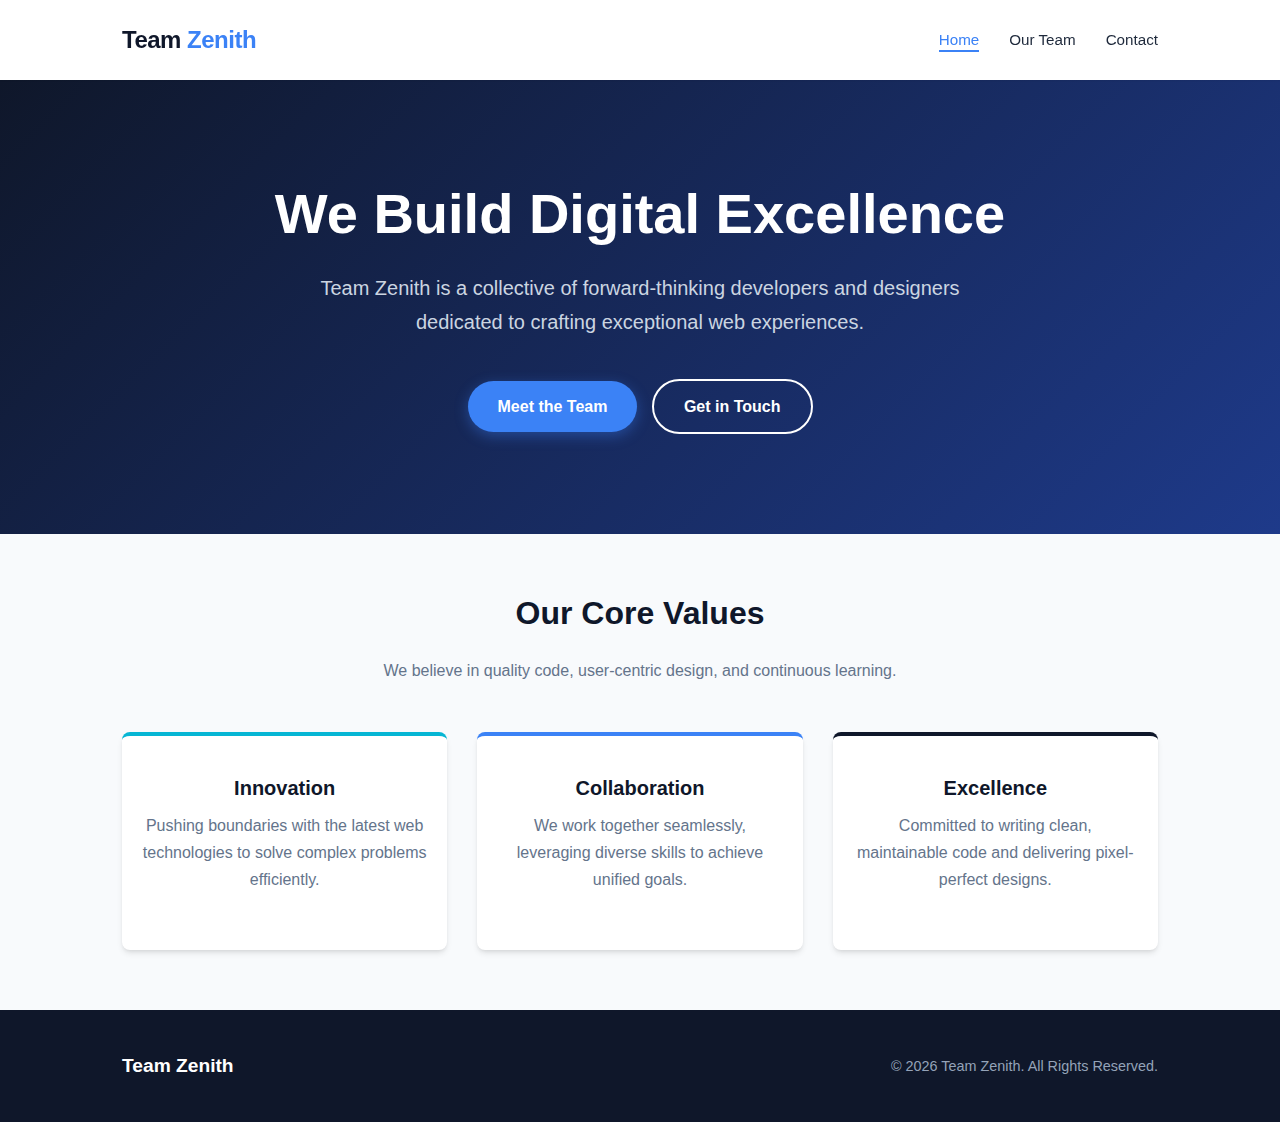
<file: index.html>
<!DOCTYPE html>
<html lang="en">
<head>
    <meta charset="UTF-8">
    <meta name="viewport" content="width=device-width, initial-scale=1.0">
    <title>Team Zenith | Digital Innovation</title>
    <link rel="stylesheet" href="assets/css/style.css">
    <!-- Optional: Add a favicon here -->
</head>
<body>
    <header>
        <div class="container">
            <a href="index.html" class="logo">Team <span>Zenith</span></a>
            <nav>
                <ul>
                    <li><a href="index.html" class="current">Home</a></li>
                    <li><a href="members.html">Our Team</a></li>
                    <li><a href="contact.html">Contact</a></li>
                </ul>
            </nav>
        </div>
    </header>

    <div class="hero">
        <div class="container">
            <h1>We Build Digital Excellence</h1>
            <p>Team Zenith is a collective of forward-thinking developers and designers dedicated to crafting exceptional web experiences.</p>
            <div>
                <a href="members.html" class="btn btn-primary">Meet the Team</a>
                <a href="contact.html" class="btn btn-outline">Get in Touch</a>
            </div>
        </div>
    </div>

    <main>
        <div class="container">
            <div class="section-title">
                <h2>Our Core Values</h2>
                <p>We believe in quality code, user-centric design, and continuous learning.</p>
            </div>
            
            <div class="team-grid">
                <!-- Using the grid for value cards -->
                <div class="member-card" style="border-top-color: var(--accent-color);">
                    <h3>Innovation</h3>
                    <p>Pushing boundaries with the latest web technologies to solve complex problems efficiently.</p>
                </div>
                <div class="member-card" style="border-top-color: var(--secondary-color);">
                    <h3>Collaboration</h3>
                    <p>We work together seamlessly, leveraging diverse skills to achieve unified goals.</p>
                </div>
                <div class="member-card" style="border-top-color: var(--primary-color);">
                    <h3>Excellence</h3>
                    <p>Committed to writing clean, maintainable code and delivering pixel-perfect designs.</p>
                </div>
            </div>
        </div>
    </main>

    <footer>
        <div class="container footer-content">
            <div class="footer-logo">Team Zenith</div>
            <div class="copyright">&copy; 2026 Team Zenith. All Rights Reserved.</div>
        </div>
    </footer>
</body>
</html>
</file>
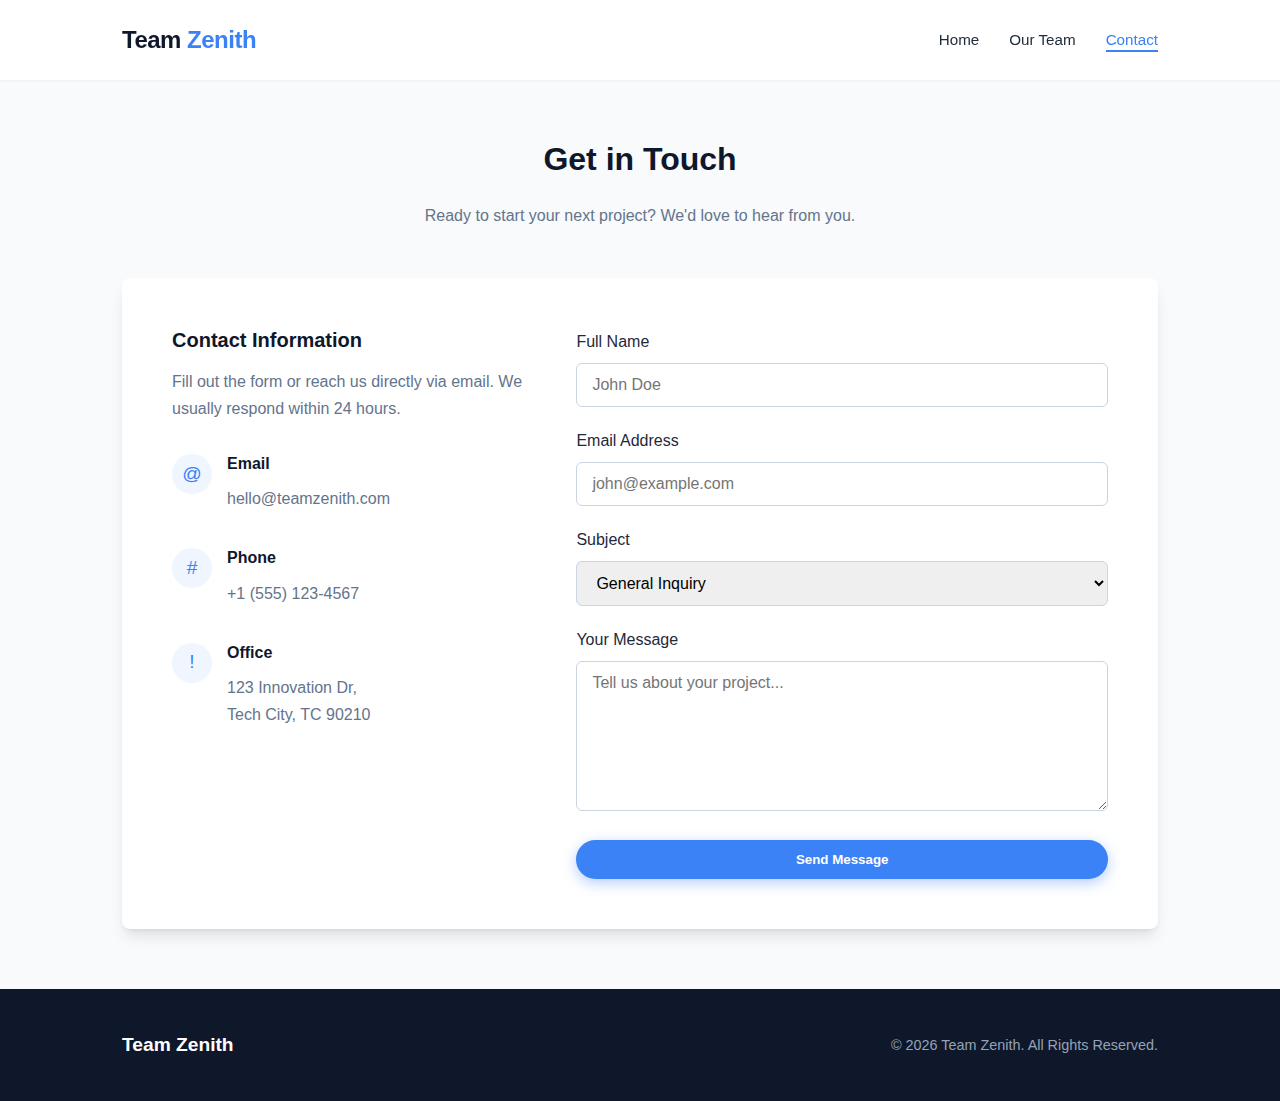
<file: contact.html>
<!DOCTYPE html>
<html lang="en">
<head>
    <meta charset="UTF-8">
    <meta name="viewport" content="width=device-width, initial-scale=1.0">
    <title>Contact Us | Team Zenith</title>
    <link rel="stylesheet" href="assets/css/style.css">
</head>
<body>
    <header>
        <div class="container">
            <a href="index.html" class="logo">Team <span>Zenith</span></a>
            <nav>
                <ul>
                    <li><a href="index.html">Home</a></li>
                    <li><a href="members.html">Our Team</a></li>
                    <li><a href="contact.html" class="current">Contact</a></li>
                </ul>
            </nav>
        </div>
    </header>

    <main>
        <div class="container">
            <div class="section-title">
                <h2>Get in Touch</h2>
                <p>Ready to start your next project? We'd love to hear from you.</p>
            </div>
            
            <div class="contact-wrapper">
                <div class="contact-info">
                    <h3>Contact Information</h3>
                    <p style="margin-bottom: 2rem;">Fill out the form or reach us directly via email. We usually respond within 24 hours.</p>
                    
                    <div class="info-item">
                        <div class="info-icon">@</div>
                        <div>
                            <h4>Email</h4>
                            <p>hello@teamzenith.com</p>
                        </div>
                    </div>
                    
                    <div class="info-item">
                        <div class="info-icon">#</div>
                        <div>
                            <h4>Phone</h4>
                            <p>+1 (555) 123-4567</p>
                        </div>
                    </div>

                    <div class="info-item">
                        <div class="info-icon">!</div>
                        <div>
                            <h4>Office</h4>
                            <p>123 Innovation Dr,<br>Tech City, TC 90210</p>
                        </div>
                    </div>
                </div>

                <div class="contact-form-section">
                    <form action="#" method="post">
                        <div class="form-group">
                            <label for="name">Full Name</label>
                            <input type="text" id="name" name="name" class="form-control" placeholder="John Doe" required>
                        </div>
                        <div class="form-group">
                            <label for="email">Email Address</label>
                            <input type="email" id="email" name="email" class="form-control" placeholder="john@example.com" required>
                        </div>
                        <div class="form-group">
                            <label for="subject">Subject</label>
                            <select id="subject" name="subject" class="form-control">
                                <option value="general">General Inquiry</option>
                                <option value="project">Start a Project</option>
                                <option value="hiring">Join the Team</option>
                            </select>
                        </div>
                        <div class="form-group">
                            <label for="message">Your Message</label>
                            <textarea id="message" name="message" class="form-control" placeholder="Tell us about your project..." required></textarea>
                        </div>
                        <button type="submit" class="btn btn-primary" style="width: 100%;">Send Message</button>
                    </form>
                </div>
            </div>
        </div>
    </main>

    <footer>
        <div class="container footer-content">
            <div class="footer-logo">Team Zenith</div>
            <div class="copyright">&copy; 2026 Team Zenith. All Rights Reserved.</div>
        </div>
    </footer>
</body>
</html>
</file>
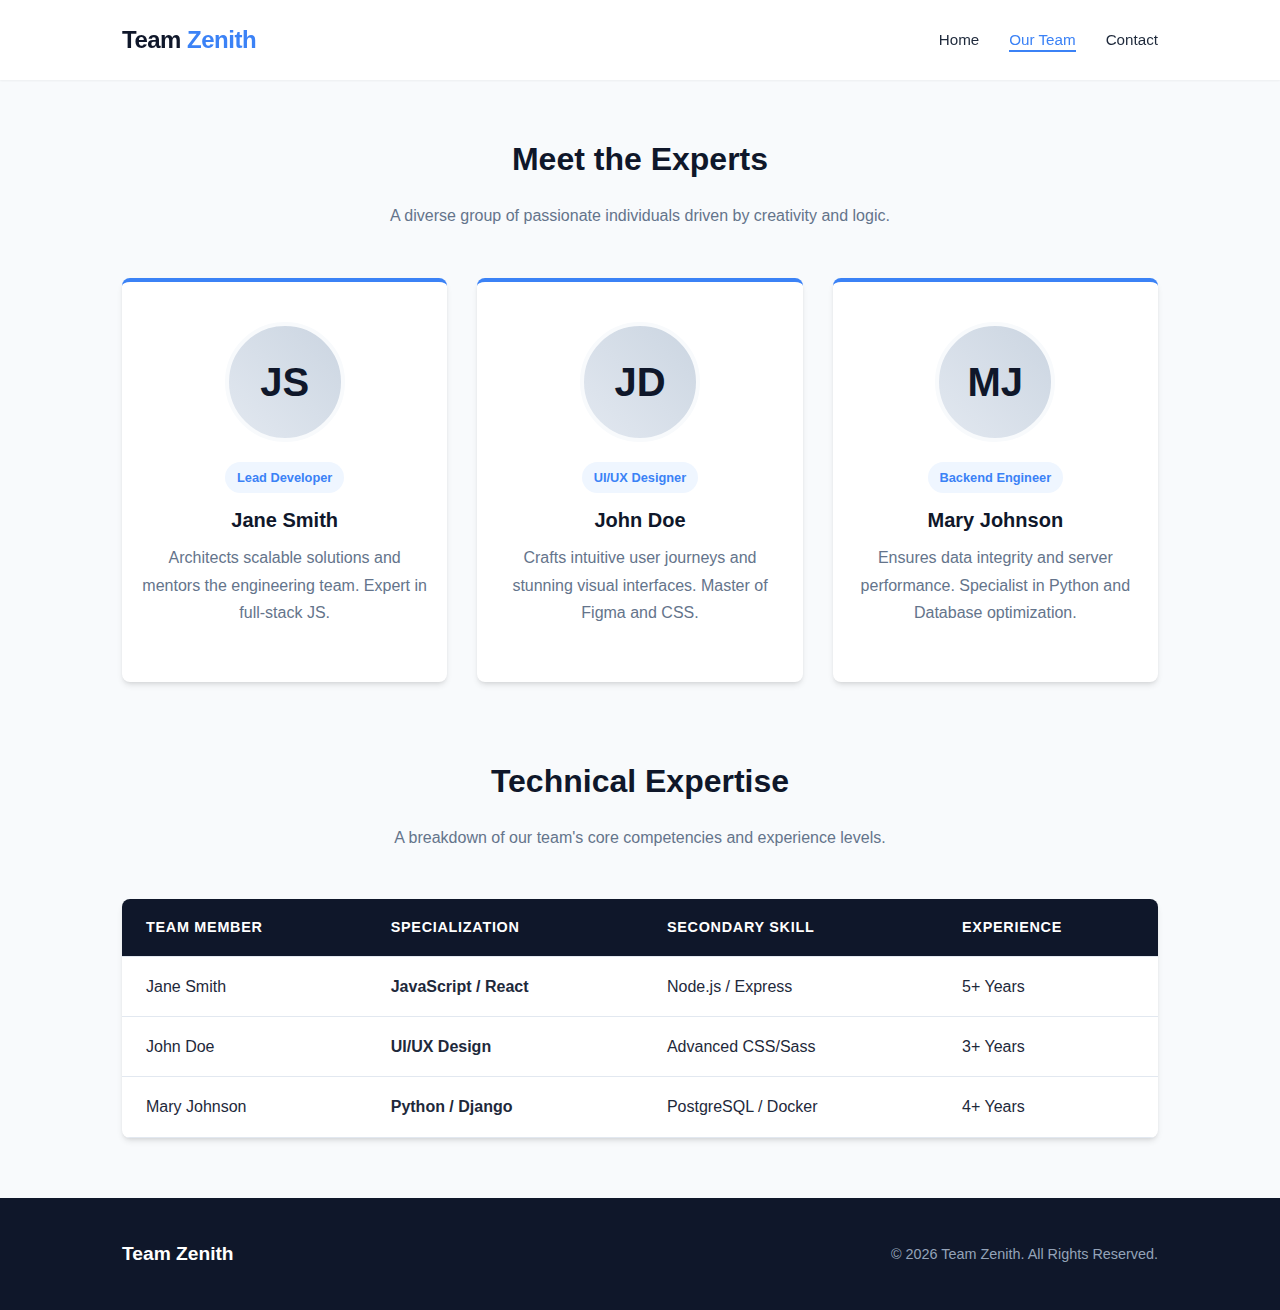
<file: members.html>
<!DOCTYPE html>
<html lang="en">
<head>
    <meta charset="UTF-8">
    <meta name="viewport" content="width=device-width, initial-scale=1.0">
    <title>Our Team | Team Zenith</title>
    <link rel="stylesheet" href="assets/css/style.css">
</head>
<body>
    <header>
        <div class="container">
            <a href="index.html" class="logo">Team <span>Zenith</span></a>
            <nav>
                <ul>
                    <li><a href="index.html">Home</a></li>
                    <li><a href="members.html" class="current">Our Team</a></li>
                    <li><a href="contact.html">Contact</a></li>
                </ul>
            </nav>
        </div>
    </header>

    <main>
        <div class="container">
            <div class="section-title">
                <h2>Meet the Experts</h2>
                <p>A diverse group of passionate individuals driven by creativity and logic.</p>
            </div>
            
            <div class="team-grid">
                <div class="member-card">
                    <div class="member-avatar">JS</div>
                    <span class="role-badge">Lead Developer</span>
                    <h3>Jane Smith</h3>
                    <p>Architects scalable solutions and mentors the engineering team. Expert in full-stack JS.</p>
                </div>
                <div class="member-card">
                    <div class="member-avatar">JD</div>
                    <span class="role-badge">UI/UX Designer</span>
                    <h3>John Doe</h3>
                    <p>Crafts intuitive user journeys and stunning visual interfaces. Master of Figma and CSS.</p>
                </div>
                <div class="member-card">
                    <div class="member-avatar">MJ</div>
                    <span class="role-badge">Backend Engineer</span>
                    <h3>Mary Johnson</h3>
                    <p>Ensures data integrity and server performance. Specialist in Python and Database optimization.</p>
                </div>
            </div>

            <div style="margin-top: 80px;">
                <div class="section-title">
                    <h2>Technical Expertise</h2>
                    <p>A breakdown of our team's core competencies and experience levels.</p>
                </div>
                
                <div class="table-container">
                    <table>
                        <thead>
                            <tr>
                                <th>Team Member</th>
                                <th>Specialization</th>
                                <th>Secondary Skill</th>
                                <th>Experience</th>
                            </tr>
                        </thead>
                        <tbody>
                            <tr>
                                <td>Jane Smith</td>
                                <td><strong>JavaScript / React</strong></td>
                                <td>Node.js / Express</td>
                                <td>5+ Years</td>
                            </tr>
                            <tr>
                                <td>John Doe</td>
                                <td><strong>UI/UX Design</strong></td>
                                <td>Advanced CSS/Sass</td>
                                <td>3+ Years</td>
                            </tr>
                            <tr>
                                <td>Mary Johnson</td>
                                <td><strong>Python / Django</strong></td>
                                <td>PostgreSQL / Docker</td>
                                <td>4+ Years</td>
                            </tr>
                        </tbody>
                    </table>
                </div>
            </div>
        </div>
    </main>

    <footer>
        <div class="container footer-content">
            <div class="footer-logo">Team Zenith</div>
            <div class="copyright">&copy; 2026 Team Zenith. All Rights Reserved.</div>
        </div>
    </footer>
</body>
</html>
</file>
<file: assets/css/style.css>
:root {
    --primary-color: #0f172a; /* Slate 900 */
    --secondary-color: #3b82f6; /* Blue 500 */
    --accent-color: #06b6d4; /* Cyan 500 */
    --text-dark: #1e293b;
    --text-light: #64748b;
    --bg-light: #f8fafc;
    --white: #ffffff;
    --shadow-sm: 0 1px 2px 0 rgb(0 0 0 / 0.05);
    --shadow-md: 0 4px 6px -1px rgb(0 0 0 / 0.1), 0 2px 4px -2px rgb(0 0 0 / 0.1);
    --shadow-lg: 0 10px 15px -3px rgb(0 0 0 / 0.1), 0 4px 6px -4px rgb(0 0 0 / 0.1);
    --radius: 8px;
    --transition: all 0.3s ease;
}

/* Reset & Base */
* {
    box-sizing: border-box;
    margin: 0;
    padding: 0;
}

body {
    font-family: 'Inter', -apple-system, BlinkMacSystemFont, 'Segoe UI', Roboto, Oxygen, Ubuntu, Cantarell, sans-serif;
    line-height: 1.7;
    background-color: var(--bg-light);
    color: var(--text-dark);
    display: flex;
    flex-direction: column;
    min-height: 100vh;
}

a {
    text-decoration: none;
    color: inherit;
    transition: var(--transition);
}

ul {
    list-style: none;
}

img {
    max-width: 100%;
    display: block;
}

/* Typography */
h1, h2, h3, h4 {
    line-height: 1.2;
    margin-bottom: 0.75rem;
    color: var(--primary-color);
}

h1 { font-size: 2.5rem; font-weight: 800; }
h2 { font-size: 2rem; font-weight: 700; margin-bottom: 1.5rem; text-align: center; }
h3 { font-size: 1.25rem; font-weight: 600; }
p { color: var(--text-light); margin-bottom: 1rem; }

.container {
    max-width: 1100px;
    margin: 0 auto;
    padding: 0 2rem;
}

/* Header & Nav */
header {
    background-color: var(--white);
    box-shadow: var(--shadow-sm);
    position: sticky;
    top: 0;
    z-index: 100;
}

header .container {
    display: flex;
    justify-content: space-between;
    align-items: center;
    height: 80px;
}

.logo {
    font-size: 1.5rem;
    font-weight: 800;
    color: var(--primary-color);
    letter-spacing: -0.5px;
}

.logo span {
    color: var(--secondary-color);
}

nav ul {
    display: flex;
    gap: 30px;
}

nav a {
    font-weight: 500;
    color: var(--text-dark);
    font-size: 0.95rem;
    position: relative;
}

nav a:hover, nav a.current {
    color: var(--secondary-color);
}

nav a::after {
    content: '';
    position: absolute;
    width: 0;
    height: 2px;
    bottom: -4px;
    left: 0;
    background-color: var(--secondary-color);
    transition: var(--transition);
}

nav a:hover::after, nav a.current::after {
    width: 100%;
}

/* Hero Section */
.hero {
    background: linear-gradient(135deg, var(--primary-color) 0%, #1e3a8a 100%);
    color: var(--white);
    padding: 100px 0;
    text-align: center;
}

.hero h1 {
    color: var(--white);
    font-size: 3.5rem;
    margin-bottom: 1.5rem;
}

.hero p {
    color: #cbd5e1;
    font-size: 1.25rem;
    max-width: 700px;
    margin: 0 auto 2.5rem;
}

/* Buttons */
.btn {
    display: inline-block;
    padding: 12px 30px;
    border-radius: 50px;
    font-weight: 600;
    cursor: pointer;
    transition: var(--transition);
    border: none;
}

.btn-primary {
    background-color: var(--secondary-color);
    color: var(--white);
    box-shadow: 0 4px 14px 0 rgba(59, 130, 246, 0.39);
}

.btn-primary:hover {
    background-color: #2563eb;
    transform: translateY(-2px);
    box-shadow: 0 6px 20px 0 rgba(59, 130, 246, 0.23);
}

.btn-outline {
    background: transparent;
    border: 2px solid var(--white);
    color: var(--white);
    margin-left: 10px;
}

.btn-outline:hover {
    background: var(--white);
    color: var(--primary-color);
}

/* Main Content Area */
main {
    flex: 1;
    padding: 60px 0;
}

/* Section Styling */
.section-title {
    text-align: center;
    margin-bottom: 3rem;
}

.section-title p {
    max-width: 600px;
    margin: 0 auto;
}

/* Members Grid */
.team-grid {
    display: grid;
    grid-template-columns: repeat(auto-fit, minmax(280px, 1fr));
    gap: 30px;
}

.member-card {
    background: var(--white);
    border-radius: var(--radius);
    overflow: hidden;
    box-shadow: var(--shadow-md);
    transition: var(--transition);
    border-top: 4px solid var(--secondary-color);
    text-align: center;
    padding: 40px 20px;
}

.member-card:hover {
    transform: translateY(-5px);
    box-shadow: var(--shadow-lg);
}

.member-avatar {
    width: 120px;
    height: 120px;
    border-radius: 50%;
    background: linear-gradient(45deg, #e2e8f0, #cbd5e1);
    margin: 0 auto 20px;
    display: flex;
    align-items: center;
    justify-content: center;
    font-size: 2.5rem;
    font-weight: bold;
    color: var(--primary-color);
    border: 4px solid var(--bg-light);
}

.role-badge {
    background-color: #eff6ff;
    color: var(--secondary-color);
    padding: 5px 12px;
    border-radius: 20px;
    font-size: 0.8rem;
    font-weight: 600;
    display: inline-block;
    margin-bottom: 15px;
}

/* Table */
.table-container {
    overflow-x: auto;
    background: var(--white);
    border-radius: var(--radius);
    box-shadow: var(--shadow-md);
    margin-top: 40px;
}

table {
    width: 100%;
    border-collapse: collapse;
    min-width: 600px;
}

table thead {
    background-color: var(--primary-color);
    color: var(--white);
}

table th, table td {
    padding: 1rem 1.5rem;
    text-align: left;
    border-bottom: 1px solid #e2e8f0;
}

table th {
    font-weight: 600;
    font-size: 0.9rem;
    text-transform: uppercase;
    letter-spacing: 0.05em;
}

table tbody tr:hover {
    background-color: #f1f5f9;
}

/* Contact Page */
.contact-wrapper {
    display: grid;
    grid-template-columns: 1fr 1.5fr;
    gap: 50px;
    background: var(--white);
    padding: 50px;
    border-radius: var(--radius);
    box-shadow: var(--shadow-lg);
}

.contact-info h3 {
    margin-bottom: 1rem;
}

.info-item {
    display: flex;
    align-items: flex-start;
    margin-bottom: 20px;
}

.info-icon {
    width: 40px;
    height: 40px;
    background-color: #eff6ff;
    color: var(--secondary-color);
    border-radius: 50%;
    display: flex;
    align-items: center;
    justify-content: center;
    margin-right: 15px;
    font-size: 1.2rem;
}

.form-group {
    margin-bottom: 20px;
}

.form-group label {
    display: block;
    margin-bottom: 8px;
    font-weight: 500;
    color: var(--text-dark);
}

.form-control {
    width: 100%;
    padding: 12px 15px;
    border: 1px solid #cbd5e1;
    border-radius: 6px;
    font-size: 1rem;
    font-family: inherit;
    transition: var(--transition);
}

.form-control:focus {
    outline: none;
    border-color: var(--secondary-color);
    box-shadow: 0 0 0 3px rgba(59, 130, 246, 0.1);
}

textarea.form-control {
    min-height: 150px;
    resize: vertical;
}

/* Footer */
footer {
    background-color: var(--primary-color);
    color: #94a3b8;
    padding: 40px 0;
    margin-top: auto;
}

.footer-content {
    display: flex;
    justify-content: space-between;
    align-items: center;
    flex-wrap: wrap;
    gap: 20px;
}

.footer-logo {
    color: var(--white);
    font-weight: bold;
    font-size: 1.2rem;
}

.copyright {
    font-size: 0.9rem;
}

/* Responsive */
@media (max-width: 768px) {
    header .container {
        flex-direction: column;
        height: auto;
        padding: 15px;
    }

    nav ul {
        margin-top: 15px;
        gap: 15px;
    }

    .hero h1 {
        font-size: 2.5rem;
    }
    
    .contact-wrapper {
        grid-template-columns: 1fr;
        padding: 30px;
    }
}
</file>
